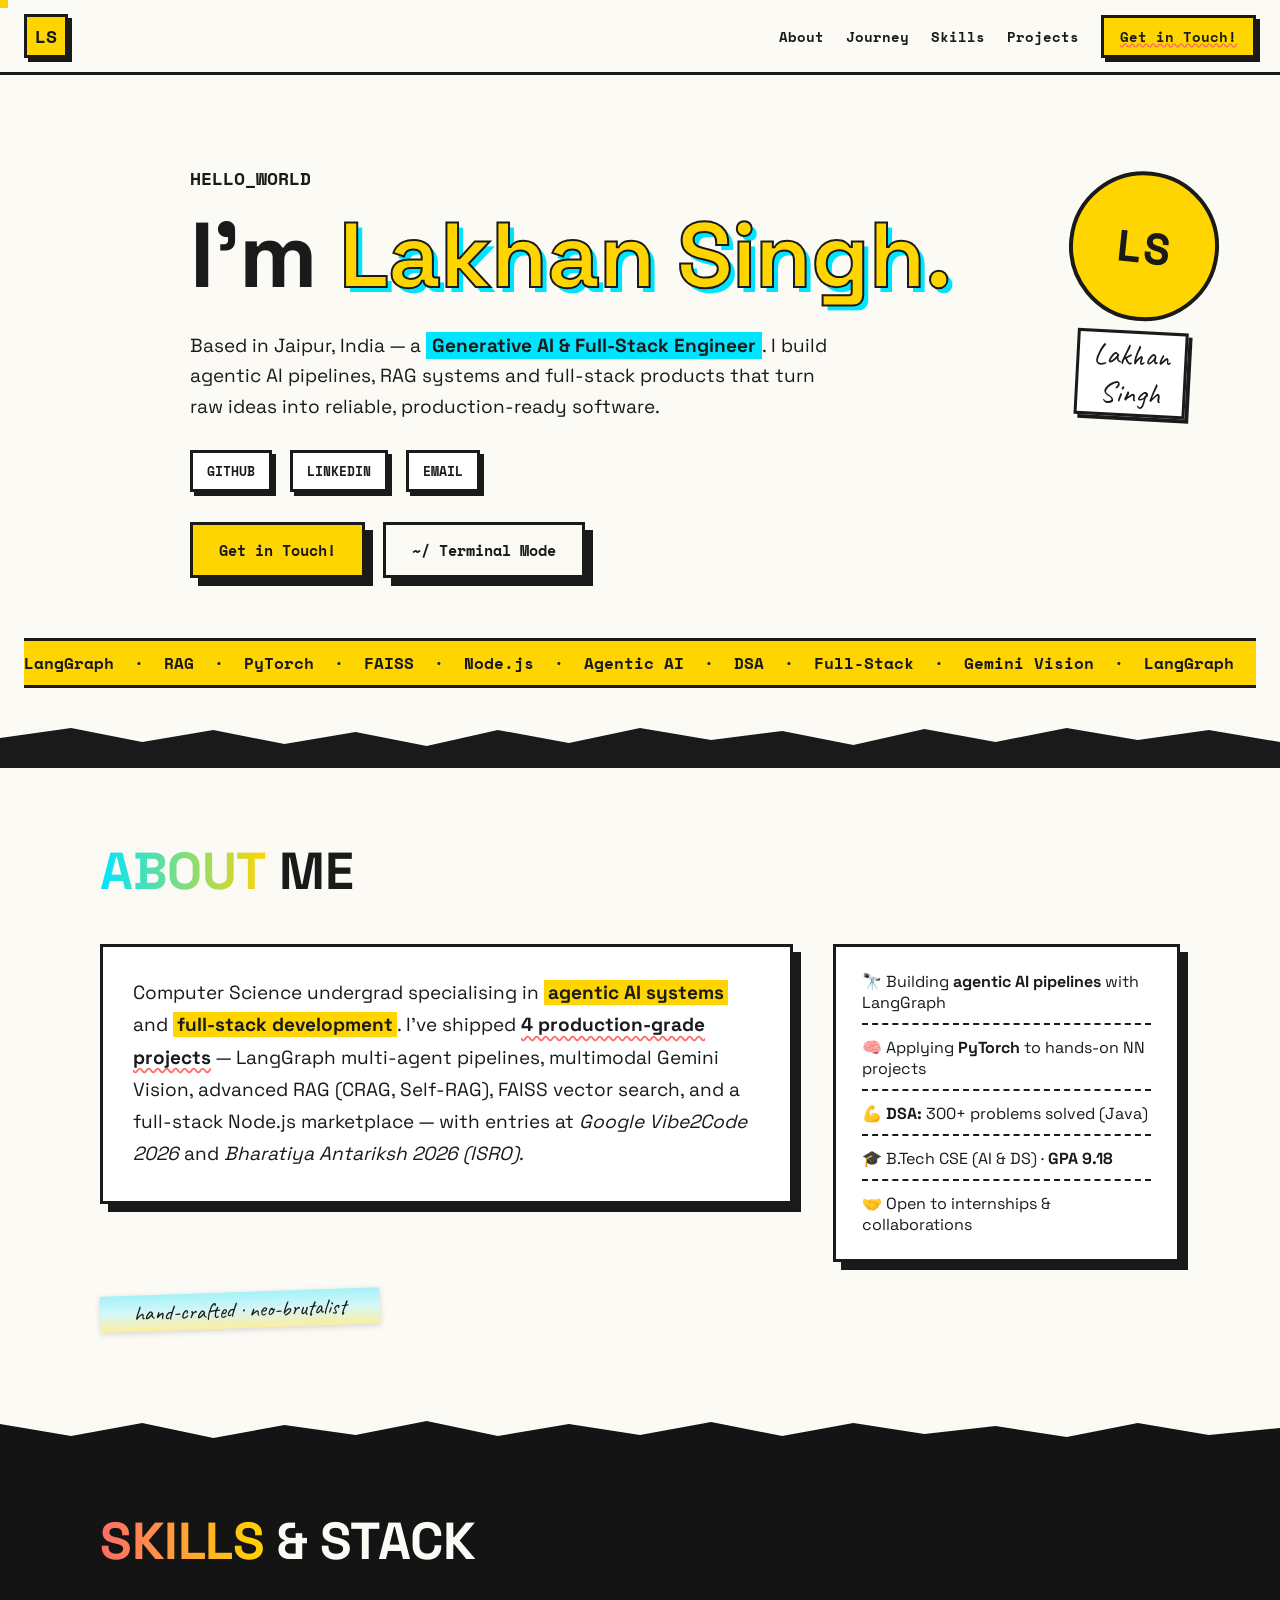
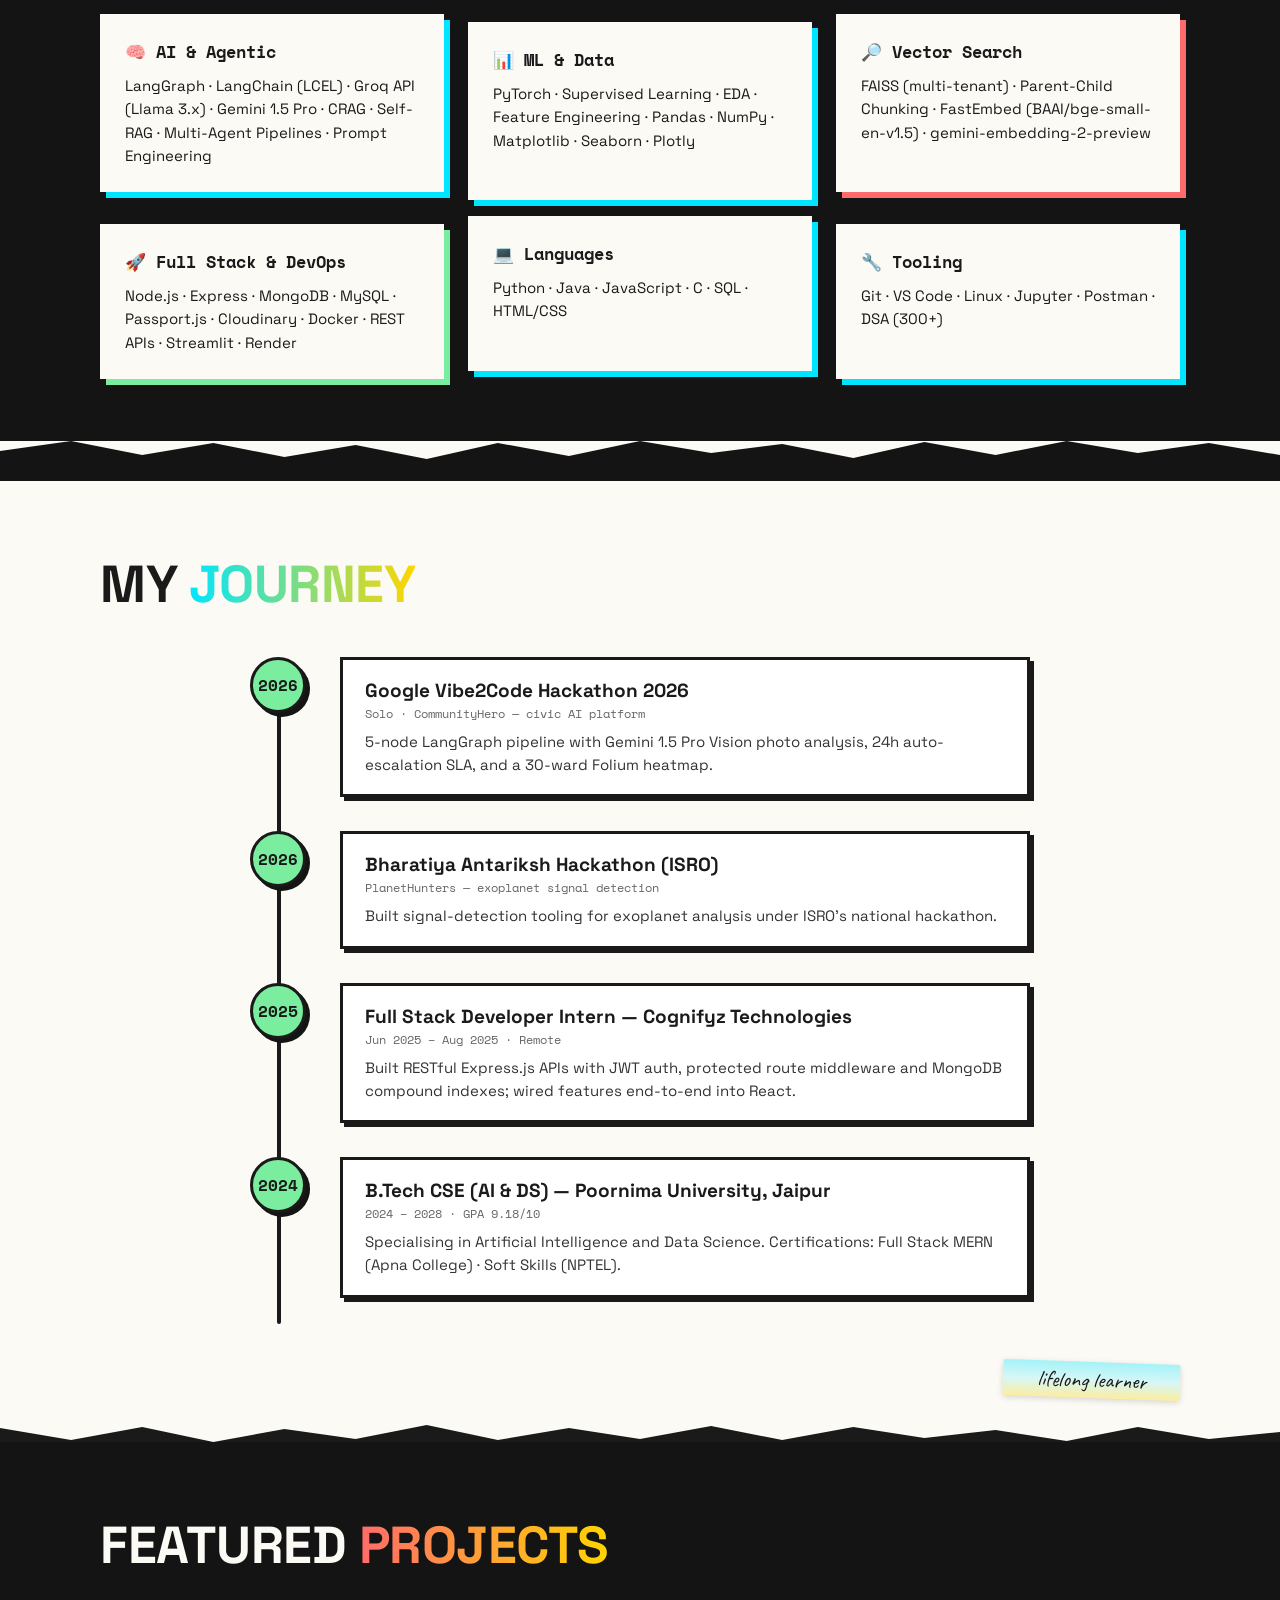
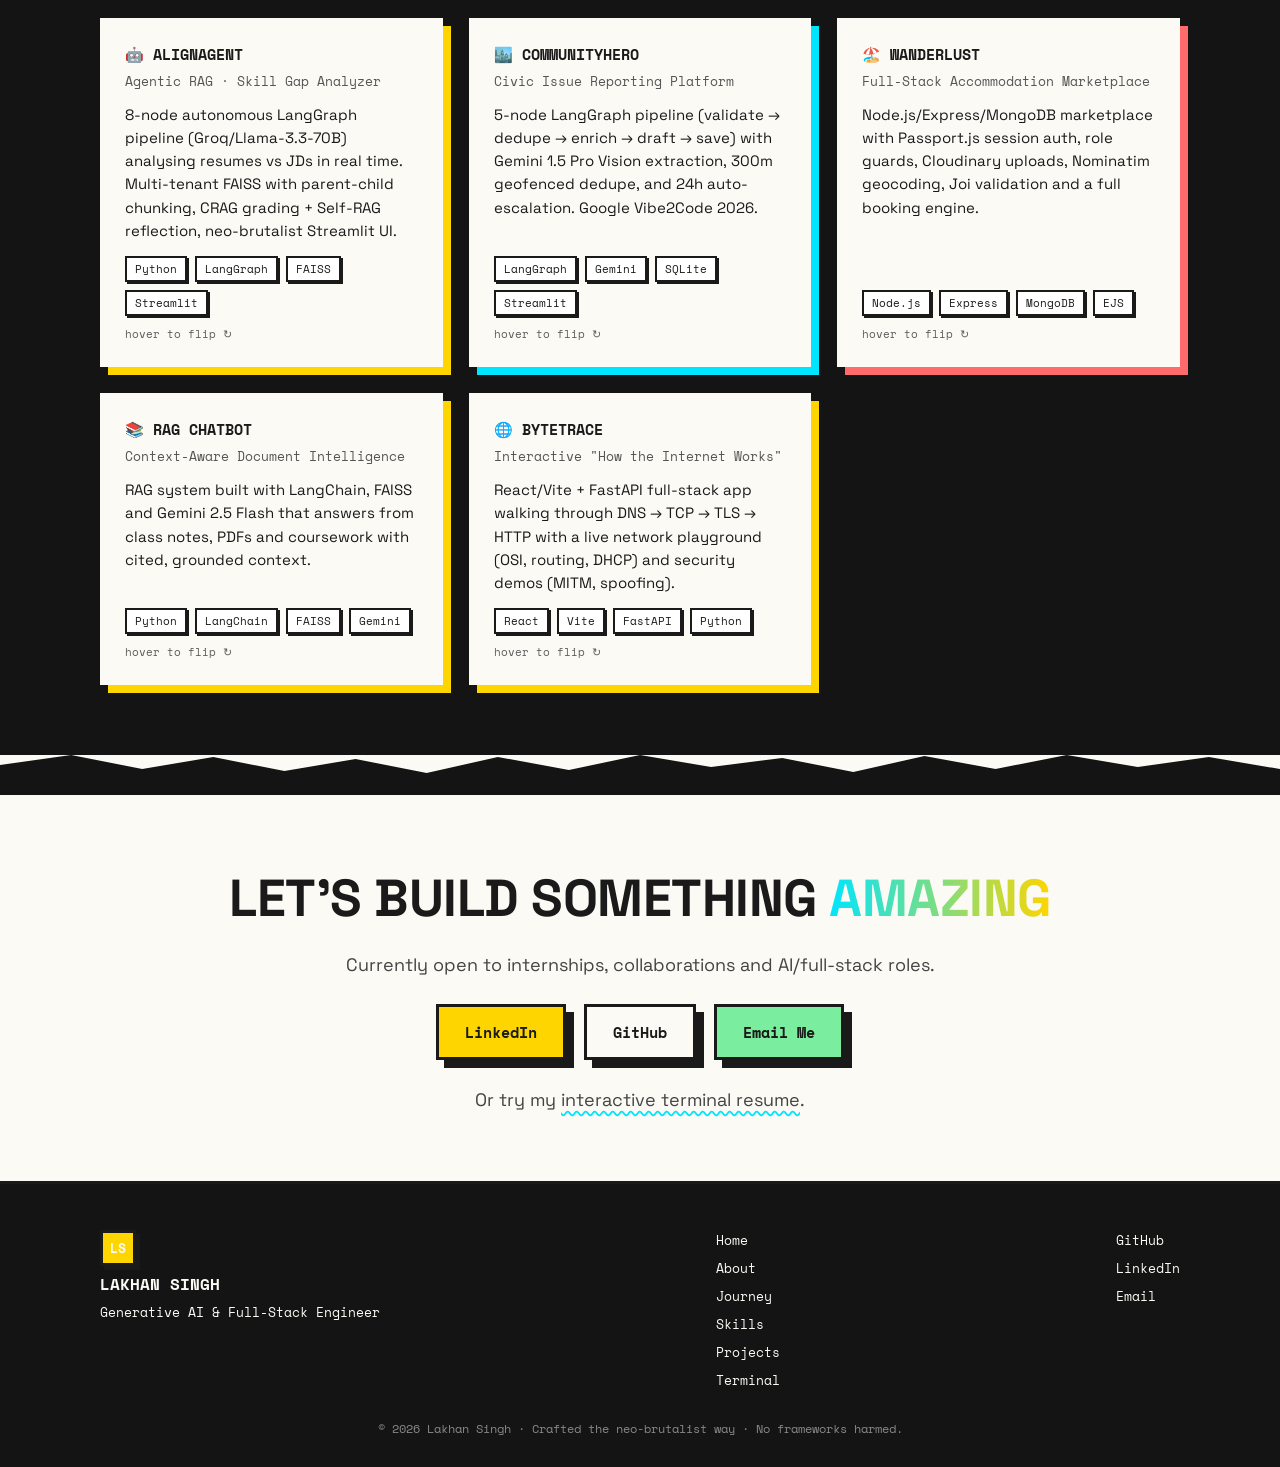
<file: index.html>
<!DOCTYPE html>
<html lang="en">
<head>
  <meta charset="UTF-8" />
  <meta name="viewport" content="width=device-width, initial-scale=1.0" />
  <title>Lakhan Singh | Generative AI & Full-Stack Engineer</title>
  <meta name="description" content="Portfolio of Lakhan Singh — Generative AI & Full-Stack Engineer. Agentic AI, LangGraph, RAG, PyTorch and full-stack web development." />
  <link rel="icon" href="favicon.svg" type="image/svg+xml" />
  <link rel="preconnect" href="https://fonts.googleapis.com" />
  <link rel="preconnect" href="https://fonts.gstatic.com" crossorigin />
  <link href="https://fonts.googleapis.com/css2?family=Space+Grotesk:wght@400;500;700&family=Space+Mono:wght@400;700&family=Caveat:wght@600&display=swap" rel="stylesheet" />
  <link rel="stylesheet" href="neo-styles.css" />
</head>
<body>
  <div class="cursor-fx" aria-hidden="true"></div>

  <header class="nav">
    <a class="nav-logo" href="#hero"><span class="logo-box">LS</span></a>
    <nav class="nav-links">
      <a href="#about">About</a>
      <a href="#journey">Journey</a>
      <a href="#skills">Skills</a>
      <a href="#projects">Projects</a>
      <a href="#contact" class="nav-cta">Get in Touch!</a>
    </nav>
  </header>

  <section id="hero" class="hero">
    <div class="hero-bg" aria-hidden="true"></div>
    <div class="hero-inner">
      <p class="hero-greet"><span data-matrix>HELLO_WORLD</span></p>
      <h1 class="hero-title">I'm <span class="title-accent">Lakhan Singh.</span></h1>
      <p class="hero-tag">
        Based in Jaipur, India — a <strong>Generative AI &amp; Full-Stack Engineer</strong>.
        I build agentic AI pipelines, RAG systems and full-stack products that turn raw ideas
        into reliable, production-ready software.
      </p>
      <div class="hero-socials">
        <a href="https://github.com/codeby-lakhan" aria-label="GitHub" rel="noopener" target="_blank">GITHUB</a>
        <a href="https://www.linkedin.com/in/codeby-lakhan" aria-label="LinkedIn" rel="noopener" target="_blank">LINKEDIN</a>
        <a href="mailto:lakhansingh9138@gmail.com" aria-label="Email">EMAIL</a>
      </div>
      <div class="hero-actions">
        <a href="#contact" class="btn btn-yellow">Get in Touch!</a>
        <a href="terminal.html" class="btn btn-outline">~/ Terminal Mode</a>
      </div>
    </div>
    <div class="hero-sticker" aria-hidden="true">
      <div class="sticker-head">LS</div>
      <div class="sticker-name">Lakhan<br/>Singh</div>
    </div>
    <div class="marquee" aria-hidden="true">
      <span>LangGraph&nbsp;&nbsp;·&nbsp;&nbsp;RAG&nbsp;&nbsp;·&nbsp;&nbsp;PyTorch&nbsp;&nbsp;·&nbsp;&nbsp;FAISS&nbsp;&nbsp;·&nbsp;&nbsp;Node.js&nbsp;&nbsp;·&nbsp;&nbsp;Agentic&nbsp;AI&nbsp;&nbsp;·&nbsp;&nbsp;DSA&nbsp;&nbsp;·&nbsp;&nbsp;Full-Stack&nbsp;&nbsp;·&nbsp;&nbsp;Gemini&nbsp;Vision&nbsp;&nbsp;·&nbsp;&nbsp;</span>
      <span>LangGraph&nbsp;&nbsp;·&nbsp;&nbsp;RAG&nbsp;&nbsp;·&nbsp;&nbsp;PyTorch&nbsp;&nbsp;·&nbsp;&nbsp;FAISS&nbsp;&nbsp;·&nbsp;&nbsp;Node.js&nbsp;&nbsp;·&nbsp;&nbsp;Agentic&nbsp;AI&nbsp;&nbsp;·&nbsp;&nbsp;DSA&nbsp;&nbsp;·&nbsp;&nbsp;Full-Stack&nbsp;&nbsp;·&nbsp;&nbsp;Gemini&nbsp;Vision&nbsp;&nbsp;·&nbsp;&nbsp;</span>
    </div>
  </section>

  <svg class="paper-tear" viewBox="0 0 1440 40" preserveAspectRatio="none" aria-hidden="true">
    <path d="M0 10 L80 0 L160 14 L240 2 L320 16 L400 4 L480 18 L560 2 L640 15 L720 0 L800 12 L880 3 L960 17 L1040 1 L1120 14 L1200 0 L1280 12 L1360 2 L1440 14 V40 H0 Z" fill="#1a1a1a"/>
  </svg>

  <section id="about" class="section">
    <div class="container">
      <h2 class="section-title"><span class="hl" data-highlight>ABOUT</span> ME</h2>
      <div class="about-grid">
        <p class="about-text">
          Computer Science undergrad specialising in <strong>agentic AI systems</strong> and
          <strong>full-stack development</strong>. I've shipped <span class="mark">4 production-grade projects</span> —
          LangGraph multi-agent pipelines, multimodal Gemini Vision, advanced RAG (CRAG, Self-RAG),
          FAISS vector search, and a full-stack Node.js marketplace — with entries at
          <em>Google Vibe2Code 2026</em> and <em>Bharatiya Antariksh 2026 (ISRO)</em>.
        </p>
        <ul class="about-list">
          <li>🔭 Building <strong>agentic AI pipelines</strong> with LangGraph</li>
          <li>🧠 Applying <strong>PyTorch</strong> to hands-on NN projects</li>
          <li>💪 <strong>DSA:</strong> 300+ problems solved (Java)</li>
          <li>🎓 B.Tech CSE (AI &amp; DS) · <strong>GPA 9.18</strong></li>
          <li>🤝 Open to internships &amp; collaborations</li>
        </ul>
      </div>
      <div class="tape tape-left">hand-crafted · neo-brutalist</div>
    </div>
  </section>

  <svg class="paper-tear flip" viewBox="0 0 1440 40" preserveAspectRatio="none" aria-hidden="true">
    <path d="M0 14 L80 2 L160 15 L240 0 L320 13 L400 3 L480 17 L560 2 L640 14 L720 3 L800 16 L880 2 L960 15 L1040 4 L1120 12 L1200 1 L1280 15 L1360 3 L1440 10 V0 H0 Z" fill="#141414"/>
  </svg>

  <section id="skills" class="section dark">
    <div class="container">
      <h2 class="section-title"><span class="hl pink" data-highlight>SKILLS</span> &amp; STACK</h2>
      <div class="skill-grid">
        <div class="stat-card">
          <h3>🧠 AI &amp; Agentic</h3>
          <span>LangGraph · LangChain (LCEL) · Groq API (Llama 3.x) · Gemini 1.5 Pro · CRAG · Self-RAG · Multi-Agent Pipelines · Prompt Engineering</span>
        </div>
        <div class="stat-card cyan">
          <h3>📊 ML &amp; Data</h3>
          <span>PyTorch · Supervised Learning · EDA · Feature Engineering · Pandas · NumPy · Matplotlib · Seaborn · Plotly</span>
        </div>
        <div class="stat-card pink">
          <h3>🔎 Vector Search</h3>
          <span>FAISS (multi-tenant) · Parent-Child Chunking · FastEmbed (BAAI/bge-small-en-v1.5) · gemini-embedding-2-preview</span>
        </div>
        <div class="stat-card green">
          <h3>🚀 Full Stack &amp; DevOps</h3>
          <span>Node.js · Express · MongoDB · MySQL · Passport.js · Cloudinary · Docker · REST APIs · Streamlit · Render</span>
        </div>
        <div class="stat-card">
          <h3>💻 Languages</h3>
          <span>Python · Java · JavaScript · C · SQL · HTML/CSS</span>
        </div>
        <div class="stat-card cyan">
          <h3>🔧 Tooling</h3>
          <span>Git · VS Code · Linux · Jupyter · Postman · DSA (300+)</span>
        </div>
      </div>
    </div>
  </section>

  <svg class="paper-tear" viewBox="0 0 1440 40" preserveAspectRatio="none" aria-hidden="true">
    <path d="M0 10 L80 0 L160 14 L240 2 L320 16 L400 4 L480 18 L560 2 L640 15 L720 0 L800 12 L880 3 L960 17 L1040 1 L1120 14 L1200 0 L1280 12 L1360 2 L1440 14 V40 H0 Z" fill="#141414"/>
  </svg>

  <section id="journey" class="section">
    <div class="container">
      <h2 class="section-title">MY <span class="hl" data-highlight>JOURNEY</span></h2>
      <ol class="timeline">
        <li class="t-item">
          <div class="t-bubble">2026</div>
          <div class="t-body">
            <h3>Google Vibe2Code Hackathon 2026</h3>
            <span class="t-meta">Solo · CommunityHero — civic AI platform</span>
            <p>5-node LangGraph pipeline with Gemini 1.5 Pro Vision photo analysis, 24h auto-escalation SLA, and a 30-ward Folium heatmap.</p>
          </div>
        </li>
        <li class="t-item">
          <div class="t-bubble">2026</div>
          <div class="t-body">
            <h3>Bharatiya Antariksh Hackathon (ISRO)</h3>
            <span class="t-meta">PlanetHunters — exoplanet signal detection</span>
            <p>Built signal-detection tooling for exoplanet analysis under ISRO's national hackathon.</p>
          </div>
        </li>
        <li class="t-item">
          <div class="t-bubble">2025</div>
          <div class="t-body">
            <h3>Full Stack Developer Intern — Cognifyz Technologies</h3>
            <span class="t-meta">Jun 2025 – Aug 2025 · Remote</span>
            <p>Built RESTful Express.js APIs with JWT auth, protected route middleware and MongoDB compound indexes; wired features end-to-end into React.</p>
          </div>
        </li>
        <li class="t-item">
          <div class="t-bubble">2024</div>
          <div class="t-body">
            <h3>B.Tech CSE (AI &amp; DS) — Poornima University, Jaipur</h3>
            <span class="t-meta">2024 – 2028 · GPA 9.18/10</span>
            <p>Specialising in Artificial Intelligence and Data Science. Certifications: Full Stack MERN (Apna College) · Soft Skills (NPTEL).</p>
          </div>
        </li>
      </ol>
      <div class="tape tape-right">lifelong learner</div>
    </div>
  </section>

  <svg class="paper-tear flip" viewBox="0 0 1440 40" preserveAspectRatio="none" aria-hidden="true">
    <path d="M0 14 L80 2 L160 15 L240 0 L320 13 L400 3 L480 17 L560 2 L640 14 L720 3 L800 16 L880 2 L960 15 L1040 4 L1120 12 L1200 1 L1280 15 L1360 3 L1440 10 V0 H0 Z" fill="#1a1a1a"/>
  </svg>

  <section id="projects" class="section dark">
    <div class="container">
      <h2 class="section-title">FEATURED <span class="hl pink" data-highlight>PROJECTS</span></h2>
      <div class="project-grid">
        <div class="flip">
          <div class="flip-inner">
            <div class="flip-front proj">
              <div class="proj-head">🤖 ALIGNAGENT</div>
              <p class="proj-tagline">Agentic RAG · Skill Gap Analyzer</p>
              <p class="proj-desc">8-node autonomous LangGraph pipeline (Groq/Llama-3.3-70B) analysing resumes vs JDs in real time. Multi-tenant FAISS with parent-child chunking, CRAG grading + Self-RAG reflection, neo-brutalist Streamlit UI.</p>
              <div class="proj-tags"><span>Python</span><span>LangGraph</span><span>FAISS</span><span>Streamlit</span></div>
              <span class="flip-hint">hover to flip ↻</span>
            </div>
            <div class="flip-back cyan">
              <span class="ov-title">ALIGNAGENT</span>
              <p class="ov-line">Agentic RAG · Skill Gap Analyzer</p>
              <a class="ov-btn" href="https://github.com/codeby-lakhan/AlignAgent" target="_blank" rel="noopener">View Code ↗</a>
              <a class="ov-btn ov-live" data-live="soon" href="https://github.com/codeby-lakhan/AlignAgent" target="_blank" rel="noopener">Live Demo (soon)</a>
            </div>
          </div>
        </div>
        <div class="flip">
          <div class="flip-inner">
            <div class="flip-front proj cyan">
              <div class="proj-head">🏙️ COMMUNITYHERO</div>
              <p class="proj-tagline">Civic Issue Reporting Platform</p>
              <p class="proj-desc">5-node LangGraph pipeline (validate → dedupe → enrich → draft → save) with Gemini 1.5 Pro Vision extraction, 300m geofenced dedupe, and 24h auto-escalation. Google Vibe2Code 2026.</p>
              <div class="proj-tags"><span>LangGraph</span><span>Gemini</span><span>SQLite</span><span>Streamlit</span></div>
              <span class="flip-hint">hover to flip ↻</span>
            </div>
            <div class="flip-back yellow">
              <span class="ov-title">COMMUNITYHERO</span>
              <p class="ov-line">Civic Issue Reporting Platform</p>
              <a class="ov-btn" href="https://github.com/codeby-lakhan/CommunityHero" target="_blank" rel="noopener">View Code ↗</a>
              <a class="ov-btn ov-live" data-live="soon" href="https://github.com/codeby-lakhan/CommunityHero" target="_blank" rel="noopener">Live Demo (soon)</a>
            </div>
          </div>
        </div>
        <div class="flip">
          <div class="flip-inner">
            <div class="flip-front proj pink">
              <div class="proj-head">🏖️ WANDERLUST</div>
              <p class="proj-tagline">Full-Stack Accommodation Marketplace</p>
              <p class="proj-desc">Node.js/Express/MongoDB marketplace with Passport.js session auth, role guards, Cloudinary uploads, Nominatim geocoding, Joi validation and a full booking engine.</p>
              <div class="proj-tags"><span>Node.js</span><span>Express</span><span>MongoDB</span><span>EJS</span></div>
              <span class="flip-hint">hover to flip ↻</span>
            </div>
            <div class="flip-back pink">
              <span class="ov-title">WANDERLUST</span>
              <p class="ov-line">Full-Stack Accommodation Marketplace</p>
              <a class="ov-btn" href="https://github.com/codeby-lakhan/WanderLust" target="_blank" rel="noopener">View Code ↗</a>
              <a class="ov-btn ov-live" data-live="soon" href="https://github.com/codeby-lakhan/WanderLust" target="_blank" rel="noopener">Live Demo (soon)</a>
            </div>
          </div>
        </div>
        <div class="flip">
          <div class="flip-inner">
            <div class="flip-front proj">
              <div class="proj-head">📚 RAG CHATBOT</div>
              <p class="proj-tagline">Context-Aware Document Intelligence</p>
              <p class="proj-desc">RAG system built with LangChain, FAISS and Gemini 2.5 Flash that answers from class notes, PDFs and coursework with cited, grounded context.</p>
              <div class="proj-tags"><span>Python</span><span>LangChain</span><span>FAISS</span><span>Gemini</span></div>
              <span class="flip-hint">hover to flip ↻</span>
            </div>
            <div class="flip-back green">
              <span class="ov-title">RAG CHATBOT</span>
              <p class="ov-line">Context-Aware Document Intelligence</p>
              <a class="ov-btn" href="https://github.com/codeby-lakhan/college-rag-chatbot" target="_blank" rel="noopener">View Code ↗</a>
              <a class="ov-btn ov-live" data-live="soon" href="https://github.com/codeby-lakhan/college-rag-chatbot" target="_blank" rel="noopener">Live Demo (soon)</a>
            </div>
          </div>
        </div>
        <div class="flip">
          <div class="flip-inner">
            <div class="flip-front proj">
              <div class="proj-head">🌐 BYTETRACE</div>
              <p class="proj-tagline">Interactive "How the Internet Works"</p>
              <p class="proj-desc">React/Vite + FastAPI full-stack app walking through DNS → TCP → TLS → HTTP with a live network playground (OSI, routing, DHCP) and security demos (MITM, spoofing).</p>
              <div class="proj-tags"><span>React</span><span>Vite</span><span>FastAPI</span><span>Python</span></div>
              <span class="flip-hint">hover to flip ↻</span>
            </div>
            <div class="flip-back pink">
              <span class="ov-title">BYTETRACE</span>
              <p class="ov-line">Interactive "How the Internet Works"</p>
              <a class="ov-btn" href="https://github.com/codeby-lakhan/ByteTrace" target="_blank" rel="noopener">View Code ↗</a>
              <a class="ov-btn ov-live" data-live="soon" href="https://github.com/codeby-lakhan/ByteTrace" target="_blank" rel="noopener">Live Demo (soon)</a>
            </div>
          </div>
        </div>
      </div>
    </div>
  </section>

  <svg class="paper-tear" viewBox="0 0 1440 40" preserveAspectRatio="none" aria-hidden="true">
    <path d="M0 10 L80 0 L160 14 L240 2 L320 16 L400 4 L480 18 L560 2 L640 15 L720 0 L800 12 L880 3 L960 17 L1040 1 L1120 14 L1200 0 L1280 12 L1360 2 L1440 14 V40 H0 Z" fill="#141414"/>
  </svg>

  <section id="contact" class="section">
    <div class="container contact">
      <h2 class="section-title big">LET'S BUILD SOMETHING <span class="hl" data-highlight>AMAZING</span></h2>
      <p class="contact-sub">Currently open to internships, collaborations and AI/full-stack roles.</p>
      <div class="contact-actions">
        <a href="https://www.linkedin.com/in/codeby-lakhan" class="btn btn-yellow" target="_blank" rel="noopener">LinkedIn</a>
        <a href="https://github.com/codeby-lakhan" class="btn btn-outline" target="_blank" rel="noopener">GitHub</a>
        <a href="mailto:lakhansingh9138@gmail.com" class="btn btn-green">Email Me</a>
      </div>
      <div class="contact-sub">Or try my <a href="terminal.html" class="link-underline">interactive terminal resume</a>.</div>
    </div>
  </section>

  <footer class="footer">
    <div class="footer-grid">
      <div class="footer-brand">
        <span class="logo-box sm">LS</span>
        <strong>LAKHAN SINGH</strong>
        Generative AI &amp; Full-Stack Engineer
      </div>
      <nav class="footer-links">
        <a href="#hero">Home</a>
        <a href="#about">About</a>
        <a href="#journey">Journey</a>
        <a href="#skills">Skills</a>
        <a href="#projects">Projects</a>
        <a href="terminal.html">Terminal</a>
      </nav>
      <div class="footer-socials">
        <a href="https://github.com/codeby-lakhan" rel="noopener" target="_blank">GitHub</a>
        <a href="https://www.linkedin.com/in/codeby-lakhan" rel="noopener" target="_blank">LinkedIn</a>
        <a href="mailto:lakhansingh9138@gmail.com">Email</a>
      </div>
    </div>
    <p class="footer-copy">© 2026 Lakhan Singh · Crafted the neo-brutalist way · No frameworks harmed.</p>
  </footer>

  <script src="script.js"></script>
</body>
</html>
</file>
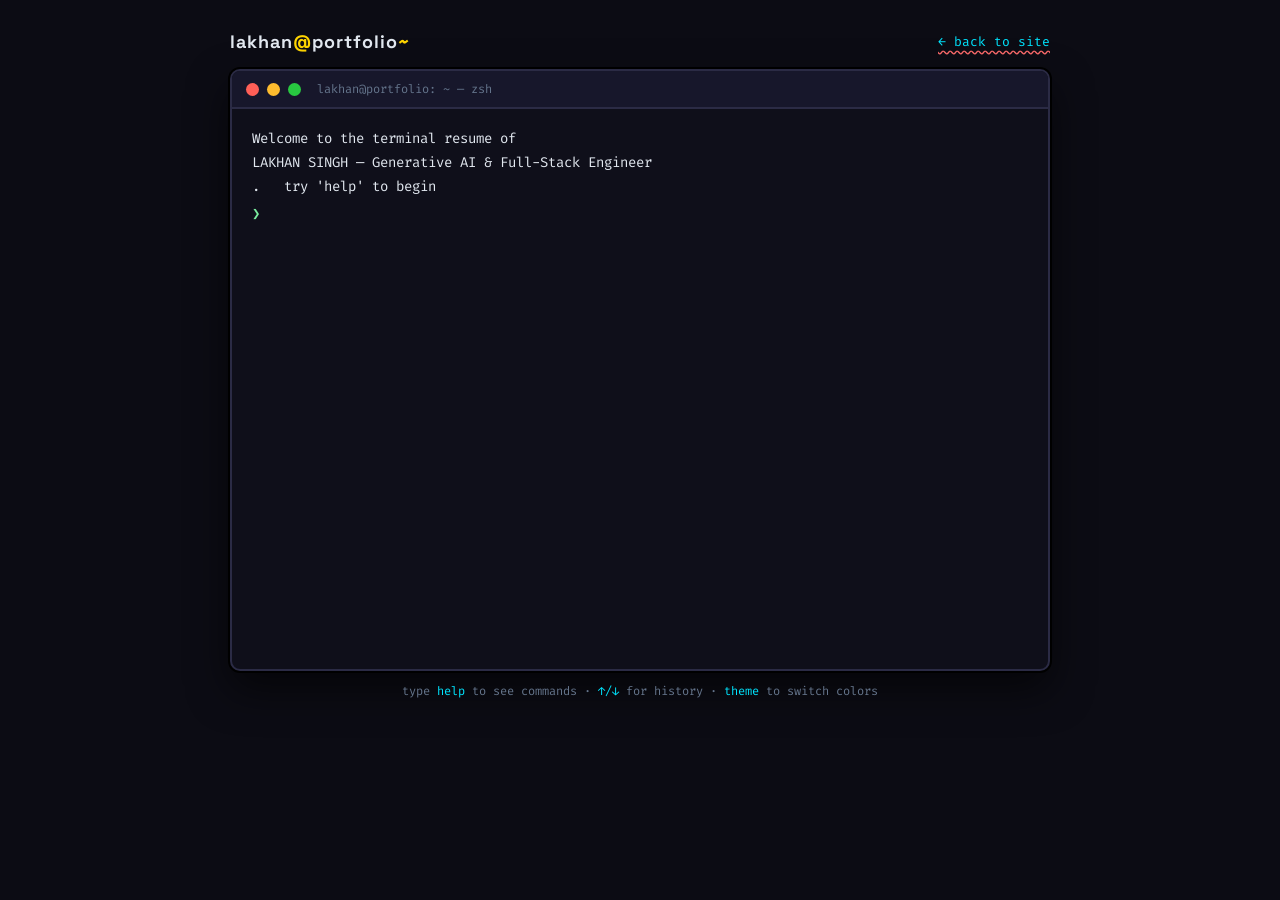
<file: terminal.html>
<!DOCTYPE html>
<html lang="en">
<head>
  <meta charset="UTF-8" />
  <meta name="viewport" content="width=device-width, initial-scale=1.0" />
  <title>Lakhan Singh ~/ terminal</title>
  <meta name="description" content="Interactive terminal-style resume for Lakhan Singh — Generative AI & Full-Stack Engineer." />
  <link rel="icon" href="favicon.svg" type="image/svg+xml" />
  <link rel="preconnect" href="https://fonts.googleapis.com" />
  <link rel="preconnect" href="https://fonts.gstatic.com" crossorigin />
  <link href="https://fonts.googleapis.com/css2?family=Fira+Code:wght@400;600&family=Space+Grotesk:wght@700&display=swap" rel="stylesheet" />
  <style>
    :root { --bg:#0c0c14; --fg:#e2e8f0; --cyan:#00e5ff; --yellow:#ffd500; --pink:#ff6b6b; --green:#7bed9f; --dim:#64748b; --border:#2b2b45; }
    * { margin:0; padding:0; box-sizing:border-box; }
    body { background:var(--bg); color:var(--fg); font-family:'Fira Code', ui-monospace, monospace; min-height:100vh; display:flex; flex-direction:column; align-items:center; padding:30px 16px; }
    header { width:100%; max-width:820px; display:flex; justify-content:space-between; align-items:center; margin-bottom:16px; }
    header a { color:var(--cyan); text-decoration:underline wavy var(--pink); text-underline-offset:4px; font-size:13px; }
    header h1 { font-family:'Space Grotesk', sans-serif; font-size:18px; letter-spacing:1px; }
    header h1 span { color:var(--yellow); }
    .win { width:100%; max-width:820px; background:#0f0f1a; border:2px solid var(--border); border-radius:10px; overflow:hidden; box-shadow:0 0 0 2px #000, 0 18px 40px rgba(0,0,0,.6); }
    .win-bar { display:flex; align-items:center; gap:8px; padding:10px 14px; background:#17172b; border-bottom:2px solid var(--border); }
    .dot { width:13px; height:13px; border-radius:50%; }
    .dot.r{background:#ff5f57}.dot.y{background:#febc2e}.dot.g{background:#28c840}
    .win-title { margin-left:8px; font-size:12px; color:var(--dim); }
    .screen { height:560px; overflow-y:auto; padding:18px 20px; font-size:14px; line-height:1.7; }
    .line { white-space:pre-wrap; word-break:break-word; }
    .line .p { color:var(--yellow); }
    .line .d { color:var(--cyan); }
    .line .c { color:var(--green); }
    .line .err { color:var(--pink); }
    .line .dim { color:var(--dim); }
    .table { display:grid; row-gap:2px; margin:6px 0; }
    .table .row { display:grid; grid-template-columns:150px 1fr; gap:12px; }
    .table .k { color:var(--yellow); }
    .input-line { display:flex; align-items:center; gap:8px; padding-top:4px; }
    .prompt { color:var(--green); }
    .input { flex:1; background:transparent; border:none; outline:none; color:var(--fg); font-family:inherit; font-size:14px; caret-color:var(--cyan); }
    .hint { margin-top:12px; font-size:12px; color:var(--dim); text-align:center; }
    .hint span { color:var(--cyan); }
    @media (max-width:600px){ .table .row{ grid-template-columns:110px 1fr; } }
  </style>
</head>
<body>
  <header>
    <h1>lakhan<span>@</span>portfolio<span>~</span></h1>
    <a href="index.html">← back to site</a>
  </header>
  <div class="win">
    <div class="win-bar">
      <span class="dot r"></span><span class="dot y"></span><span class="dot g"></span>
      <span class="win-title">lakhan@portfolio: ~ — zsh</span>
    </div>
    <div class="screen" id="screen" tabindex="0"></div>
  </div>
  <p class="hint">type <span>help</span> to see commands · <span>↑/↓</span> for history · <span>theme</span> to switch colors</p>

  <script>
    const screen = document.getElementById('screen');
    const DATA = {
      about: `Lakhan Singh · Generative AI & Full-Stack Engineer\nB.Tech CSE (AI & DS) @ Poornima University, Jaipur · GPA 9.18/10\nAgentic AI | RAG | LangGraph | PyTorch | Node.js`,
      skills: [`AI & Agentic`, `.   LangGraph · LangChain (LCEL) · Groq API (Llama 3.x)`, `    Gemini 1.5 Pro Vision · CRAG · Self-RAG · Multi-Agent`, `ML & Data`, `    PyTorch · EDA · Pandas · NumPy · Matplotlib · Seaborn`, `Vector Search`, `    FAISS (multi-tenant) · FastEmbed(bge-small-en-v1.5)`, `Full Stack & DevOps`, `    Node.js · Express · MongoDB · MySQL · Passport.js`, `Languages`, `    Python · Java · JavaScript · C · SQL · HTML/CSS`].join('\n'),
      projects: [
        ['AlignAgent', 'Agentic RAG skill-gap analyzer · LangGraph + Groq + FAISS'],
        ['CommunityHero', 'Civic issue platform · LangGraph + Gemini Vision · Vibe2Code 2026'],
        ['WanderLust', 'Accommodation marketplace · Node.js + Express + MongoDB'],
        ['college-rag-chatbot', 'Document QA · LangChain + FAISS + Gemini 2.5 Flash'],
      ].map(([n, d]) => `${n.padEnd(16)} ${d}`).join('\n'),
      education: `B.Tech CSE (AI & DS) — Poornima University, Jaipur (2024-2028)\nGPA: 9.18/10\nCertifications: Full Stack MERN (Apna College) · Soft Skills (NPTEL)\nDSA: 300+ LeetCode problems (Java)`,
      experience: `Full Stack Developer Intern — Cognifyz Technologies (Jun 2025 - Aug 2025, Remote)\n.   Express.js REST APIs + JWT auth · protected route middleware\n.   MongoDB schemas w/ compound indexes · React integration\nHackathons: Google Vibe2Code 2026 · Bharatiya Antariksh 2026 (ISRO)`,
      contact: `GitHub   https://github.com/codeby-lakhan\nLinkedIn  https://www.linkedin.com/in/codeby-lakhan\nEmail     lakhansingh9138@gmail.com\nLocation  Jaipur, India`,
      help: `Available commands:\n  about        the (very short) story\n  skills       tech stack\n  projects     featured repos\n  education    academics & certifications\n  experience   internships & hackathons\n  contact      reach me\n  repo <name>  open a project on GitHub\n  theme        cycle terminal colors\n  clear        wipe the screen\n  help         this menu`,
      welcome: `Welcome to the terminal resume of\n` + `LAKHAN SINGH — Generative AI & Full-Stack Engineer\n` + `.   try 'help' to begin`
    };

    const THEMES = [
      {prop:':root', set:`--fg:#e2e8f0;--bg:#0c0c14;--cyan:#00e5ff;--yellow:#ffd500;--pink:#ff6b6b;--green:#7bed9f;--dim:#64748b;--border:#2b2b45;`},
      {prop:'.win', set:`background:#1a1b26;border-color:#3b4261`},
      {prop:'.win-bar', set:`background:#24283b;border-color:#3b4261`},
    ];

    let history = [];
    let hIndex = -1;

    function colorize(text, dim) {
      return text
        .replace(/&/g, '&amp;').replace(/</g, '&lt;').replace(/>/g, '&gt;')
        .replace(/https?:\/\/\S+/g, (m) => `<span class="c">${m}</span>`);
    }
    function print(text, cls) {
      const div = document.createElement('div');
      div.className = 'line' + (cls ? ' ' + cls : '');
      div.innerHTML = colorize(text);
      screen.appendChild(div);
      scrollDown();
    }
    function helpTable(item) {
      const t = document.createElement('div');
      t.className = 'table';
      item.split('\n').forEach((row) => {
        const r = document.createElement('div'); r.className = 'row';
        const [k, ...rest] = row.split(/ (.+)/);
        const kEl = document.createElement('span'); kEl.className = 'k'; kEl.textContent = k || ' ';
        const vEl = document.createElement('span'); vEl.innerHTML = colorize(rest.join(' '));
        r.appendChild(kEl); r.appendChild(vEl); t.appendChild(r);
      });
      screen.appendChild(t); scrollDown();
    }
    function scrollDown() { screen.scrollTop = screen.scrollHeight; }

    function run(cmdRaw) {
      const cmd = cmdRaw.trim();
      print('lakhan@portfolio: ~ $ ' + cmd, 'dim');
      if (!cmd) return;
      const [name, ...args] = cmd.split(/\s+/);
      switch (name) {
        case 'help': helpTable(DATA.help.replace(/^\s+/, '')); break;
        case 'about': print(DATA.about); break;
        case 'skills': print(DATA.skills); break;
        case 'projects': helpTable(DATA.projects.split('\n').join('\n')); break;
        case 'education': print(DATA.education); break;
        case 'experience': print(DATA.experience); break;
        case 'contact': print(DATA.contact); break;
        case 'repo': {
          const target = args[0] && {
            alignagent: 'AlignAgent', communityhero: 'CommunityHero',
            wanderlust: 'WanderLust', chatbot: 'college-rag-chatbot'
          }[args[0].toLowerCase()];
          if (target) window.open(`https://github.com/codeby-lakhan/${target}`, '_blank');
          else print('usage: repo <alignagent|communityhero|wanderlust|chatbot>', 'err');
          break;
        }
        case 'theme': {
          const i = Math.floor(Math.random() * 3);
          document.documentElement.style.cssText = ['--fg:#ffe9a8;--bg:#120c1f;--cyan:#ffd500;--yellow:#ff5f9e;--pink:#b388ff;--green:#7bed9f;--dim:#9a8fb8;--border:#3a2f5c', '--fg:#f0faf5;--bg:#0e1614;--cyan:#5eead4;--yellow:#fbbf24;--pink:#fb7185;--green:#4ade80;--dim:#7c9089;--border:#22403a', '--fg:#e0e7ff;--bg:#111432;--cyan:#818cf8;--yellow:#fde047;--pink:#f472b6;--green:#34d399;--dim:#7b84b8;--border:#333a7a'][i];
          print('theme switched 😎', 'dim');
          break;
        }
        case 'clear': screen.innerHTML = ''; break;
        case 'ls': print('index.html  neo-styles.css  script.js  README.md', 'c'); break;
        default:
          print(`command not found: ${name} — try 'help'`, 'err');
      }
    }

    /* bootstrap */
    print(DATA.welcome, 'dim');
    function ensureLine() {
      const line = screen.querySelector('.input-line');
      if (line) return;
      const div = document.createElement('div');
      div.className = 'input-line';
      const p = document.createElement('span'); p.className = 'prompt'; p.textContent = '❯ ';
      const inp = document.createElement('input'); inp.className = 'input'; inp.autocomplete = 'off'; inp.spellcheck = false;
      div.appendChild(p); div.appendChild(inp);
      screen.appendChild(div); scrollDown();
      inp.focus();
      inp.addEventListener('keydown', (e) => {
        if (e.key === 'Enter') { const v = inp.value; run(v); history.push(v); hIndex = history.length; ensureLine(); }
        else if (e.key === 'ArrowUp') { if (hIndex > 0) { hIndex--; inp.value = history[hIndex] || ''; } e.preventDefault(); }
        else if (e.key === 'ArrowDown') { if (hIndex < history.length) { hIndex++; inp.value = history[hIndex] || ''; } e.preventDefault(); }
      });
    }
    ensureLine();
    screen.addEventListener('click', () => { const i = screen.querySelector('.input'); i && i.focus(); });
  </script>
</body>
</html>
</file>
<file: neo-styles.css>
:root {
  --yellow: #ffd500;
  --cyan: #00e5ff;
  --pink: #ff6b6b;
  --green: #7bed9f;
  --paper: #fbfaf5;
  --ink: #1a1a1a;
  --dark: #141414;
  --border: #1a1a1a;
  --shadow: 8px 8px 0 #1a1a1a;
  --shadow-sm: 4px 4px 0 #1a1a1a;
  --mono: 'Space Mono', ui-monospace, monospace;
  --grotesk: 'Space Grotesk', system-ui, sans-serif;
}

* { margin: 0; padding: 0; box-sizing: border-box; scroll-behavior: smooth; }

html, body { background: var(--paper); color: var(--ink); font-family: var(--grotesk); }
::selection { background: var(--yellow); color: #000; }

a { color: inherit; text-decoration: none; }
img { max-width: 100%; display: block; }

.cursor-fx {
  position: fixed; top: -8px; left: -8px; width: 16px; height: 16px;
  background: var(--yellow); z-index: 999; pointer-events: none;
  mix-blend-mode: multiply; display: none;
}
@media (hover: hover) and (pointer: fine) {
  .cursor-fx { display: block; }
}

/* ---------- NAV ---------- */
.nav {
  position: sticky; top: 0; z-index: 100;
  display: flex; align-items: center; justify-content: space-between;
  padding: 14px 24px; background: var(--paper);
  border-bottom: 3px solid var(--border);
}
.nav-logo { font-family: var(--mono); font-weight: 700; }
.logo-box {
  display: inline-flex; align-items: center; justify-content: center;
  width: 44px; height: 44px; background: var(--yellow);
  border: 3px solid var(--border); box-shadow: var(--shadow-sm);
  font-family: var(--mono); font-weight: 700; font-size: 18px;
}
.logo-box.sm { width: 36px; height: 36px; font-size: 13px; }
.nav-links { display: flex; align-items: center; gap: 22px; font-family: var(--mono); font-size: 14px; font-weight: 700; }
.nav-links a:hover { text-decoration: underline wavy var(--pink); }
.nav-cta {
  background: var(--yellow); border: 3px solid var(--border);
  box-shadow: var(--shadow-sm); padding: 8px 16px;
}
.nav-cta:active { transform: translate(4px,4px); box-shadow: none; }

/* ---------- HERO ---------- */
.hero { position: relative; padding: 90px 24px 40px; overflow: hidden; }
.hero-bg {
  position: absolute; inset: 0; z-index: -1; opacity: 0.15;
  background-image:
    radial-gradient(circle at 15% 25%, var(--yellow) 8px, transparent 8px),
    radial-gradient(circle at 80% 20%, var(--cyan) 6px, transparent 6px),
    radial-gradient(circle at 75% 75%, var(--pink) 7px, transparent 7px),
    radial-gradient(circle at 25% 85%, var(--green) 5px, transparent 5px);
  background-size: 220px 220px;
  animation: drift 40s linear infinite;
}
@keyframes drift { to { background-position: 220px 220px; } }

.hero-inner { max-width: 900px; margin: 0 auto; }
.hero-greet { font-family: var(--mono); font-size: 18px; color: #555; margin-bottom: 18px; }
.hero-greet span { color: var(--ink); font-weight: 700; }
.hero-title {
  font-size: clamp(44px, 8vw, 92px); line-height: 1.02; margin-bottom: 28px;
  font-weight: 700; letter-spacing: -1px;
}
.title-accent {
  color: var(--yellow); -webkit-text-stroke: 2px var(--ink); text-shadow: 5px 5px 0 var(--cyan);
}
.hero-tag { max-width: 640px; font-size: 19px; line-height: 1.6; margin-bottom: 28px; }
.hero-tag strong { background: var(--cyan); padding: 1px 6px; -webkit-box-decoration-break: clone; box-decoration-break: clone; }
.hero-socials { display: flex; gap: 18px; font-family: var(--mono); font-weight: 700; font-size: 13px; margin-bottom: 30px; flex-wrap: wrap; }
.hero-socials a { border: 3px solid var(--border); padding: 8px 14px; background: #fff; box-shadow: var(--shadow-sm); }
.hero-socials a:hover { background: var(--cyan); transform: translate(-2px,-2px); box-shadow: 6px 6px 0 var(--border); }
.hero-actions { display: flex; gap: 18px; flex-wrap: wrap; }

.btn {
  display: inline-block; font-family: var(--mono); font-weight: 700; font-size: 15px;
  padding: 14px 26px; border: 3px solid var(--border);
  box-shadow: var(--shadow); transition: transform .08s ease, box-shadow .08s ease;
  background: #fff;
}
.btn:active { transform: translate(8px,8px); box-shadow: none; }
.btn-yellow { background: var(--yellow); }
.btn-green { background: var(--green); }
.btn-pink { background: var(--pink); }
.btn-outline { background: transparent; box-shadow: inset 0 0 0 0 var(--border), var(--shadow); }
.btn-small { padding: 8px 14px; font-size: 12px; box-shadow: var(--shadow-sm); margin-top: 14px; }
.btn-small:active { transform: translate(4px,4px); box-shadow: none; }

.hero-sticker {
  position: absolute; right: 4%; top: 96px; width: 180px; text-align: center;
  transform: rotate(6deg); animation: float 5s ease-in-out infinite;
}
.sticker-head {
  width: 150px; height: 150px; margin: 0 auto; display: flex; align-items: center; justify-content: center;
  background: var(--yellow); border: 4px solid var(--border); font-family: var(--mono);
  font-size: 44px; font-weight: 700; border-radius: 50%;
}
.sticker-name {
  margin-top: 10px; font-family: var(--caveat, 'Caveat'); font-family: 'Caveat', cursive;
  font-size: 30px; transform: rotate(-3deg); display: inline-block; background: #fff;
  border: 3px solid var(--border); box-shadow: var(--shadow-sm); padding: 2px 14px;
}
@keyframes float { 0%,100% { transform: rotate(6deg) translateY(0); } 50% { transform: rotate(6deg) translateY(-12px); } }

.marquee {
  margin-top: 60px; overflow: hidden; white-space: nowrap; display: flex;
  border-top: 3px solid var(--border); border-bottom: 3px solid var(--border);
  background: var(--yellow); padding: 10px 0; font-family: var(--mono); font-weight: 700;
}
.marquee span { padding-right: 0; animation: ticker 22s linear infinite; }
@keyframes ticker { to { transform: translateX(-100%); } }

/* ---------- PAPER TEAR ---------- */
.paper-tear { display: block; width: 100%; height: 40px; background: transparent; }
.paper-tear.flip { transform: scaleY(-1); }

/* ---------- SECTIONS ---------- */
.section { padding: 70px 24px; }
.section.dark { background: var(--dark); color: var(--paper); }
.section.dark .paper-tear { color: var(--paper); }
.container { max-width: 1080px; margin: 0 auto; }
.section-title { font-size: clamp(30px, 5vw, 52px); margin-bottom: 40px; letter-spacing: -0.5px; }
.hl {
  position: relative; display: inline-block; background: linear-gradient(90deg, var(--cyan), var(--yellow));
  -webkit-background-clip: text; background-clip: text; color: transparent;
}
.hl.pink { background: linear-gradient(90deg, var(--pink), var(--yellow)); -webkit-background-clip: text; background-clip: text; }

.about-grid { display: grid; grid-template-columns: 2fr 1fr; gap: 40px; align-items: start; }
.about-text { font-size: 19px; line-height: 1.7; border: 3px solid var(--border); background: #fff; box-shadow: var(--shadow); padding: 30px; }
.about-text strong { background: var(--yellow); padding: 0 4px; }
.mark { font-weight: 700; text-decoration: underline wavy var(--pink); text-underline-offset: 4px; }
.about-list { list-style: none; display: grid; gap: 12px; font-size: 16px; border: 3px solid var(--border); background: #fff; box-shadow: var(--shadow); padding: 24px 26px; }
.about-list li { border-bottom: 2px dashed var(--border); padding-bottom: 10px; }
.about-list li:last-child { border-bottom: none; padding-bottom: 0; }

.tape {
  margin-top: 30px; display: inline-block; font-family: 'Caveat', cursive; font-size: 22px;
  background: linear-gradient(180deg, rgba(0,229,255,.35), rgba(0,229,255,.15) 50%, rgba(255,214,0,.35));
  padding: 4px 34px; border-radius: 2px; transform: rotate(-2deg);
  box-shadow: 0 2px 6px rgba(0,0,0,.15);
}
.tape-right { transform: rotate(2deg); float: right; }

/* ---------- SKILLS ---------- */
.skill-grid { display: grid; grid-template-columns: repeat(auto-fit, minmax(300px, 1fr)); gap: 24px; }
.stat-card {
  background: var(--paper); color: var(--ink); border: 3px solid var(--paper);
  box-shadow: 6px 6px 0 var(--cyan); padding: 22px; display: flex; flex-direction: column; gap: 10px;
}
.stat-card h3 { font-family: var(--mono); font-size: 17px; }
.stat-card span { font-size: 15px; line-height: 1.55; }
.stat-card.cyan { box-shadow: 6px 6px 0 var(--cyan); }
.stat-card.pink { box-shadow: 6px 6px 0 var(--pink); }
.stat-card.green { box-shadow: 6px 6px 0 var(--green); }
.stat-card:nth-child(even) { transform: translateY(8px); }

/* ---------- TIMELINE ---------- */
.timeline { list-style: none; position: relative; max-width: 780px; margin: 0 auto; }
.timeline::before {
  content: ''; position: absolute; left: 27px; top: 8px; bottom: 8px; width: 4px;
  background: var(--border); border-radius: 4px;
}
.t-item { position: relative; padding: 0 0 34px 90px; }
.t-bubble {
  position: absolute; left: 0; top: 0; width: 56px; height: 56px;
  display: flex; align-items: center; justify-content: center; font-family: var(--mono);
  font-weight: 700; border: 3px solid var(--border); background: var(--green);
  box-shadow: 4px 4px 0 var(--dark); border-radius: 50%;
}
.t-body { border: 3px solid var(--border); background: #fff; box-shadow: var(--shadow-sm); padding: 18px 22px; }
.t-body h3 { font-size: 19px; margin-bottom: 2px; }
.t-meta { font-family: var(--mono); font-size: 12px; color: #666; display: block; margin-bottom: 8px; }
.t-body p { font-size: 15px; line-height: 1.55; color: #333; }

/* ---------- PROJECTS ---------- */
.project-grid { display: grid; grid-template-columns: repeat(auto-fit, minmax(290px, 1fr)); gap: 26px; }

.flip { perspective: 1400px; }
.flip-inner {
  position: relative; width: 100%; height: 100%;
  transform-style: preserve-3d;
  transition: transform .6s cubic-bezier(.2,.7,.3,1);
}
.flip:hover .flip-inner,
.flip:focus-within .flip-inner { transform: rotateY(180deg); }

.project-grid .flip { position: relative; }
.project-grid .flip .flip-inner { min-height: 100%; display: block; }
.flip-front, .flip-back { height: 100%; box-sizing: border-box; }

.flip-front, .flip-back {
  backface-visibility: hidden; -webkit-backface-visibility: hidden;
  border: 3px solid var(--paper); position: relative;
}
.flip-front { display: flex; flex-direction: column; }
.flip-front.cyan { box-shadow: 8px 8px 0 var(--cyan); }
.flip-front.pink { box-shadow: 8px 8px 0 var(--pink); }

.flip-back {
  position: absolute; inset: 0;
  transform: rotateY(180deg);
  display: flex; flex-direction: column; align-items: center; justify-content: center;
  gap: 14px; padding: 24px; text-align: center;
  background: var(--paper); color: var(--ink);
  box-shadow: 8px 8px 0 var(--border);
}
.flip-back.cyan { background: var(--cyan); box-shadow: 8px 8px 0 var(--border); }
.flip-back.yellow { background: var(--yellow); box-shadow: 8px 8px 0 var(--border); }
.flip-back.pink { background: var(--pink); box-shadow: 8px 8px 0 var(--border); }
.flip-back.green { background: var(--green); box-shadow: 8px 8px 0 var(--border); }
.flip-hint { font-family: var(--mono); font-size: 11px; opacity: .7; margin-top: 10px; }

.proj {
  position: relative;
  background: var(--paper); color: var(--ink); border: 3px solid var(--paper);
  box-shadow: 8px 8px 0 var(--yellow); padding: 22px; display: flex; flex-direction: column;
  height: 100%;
}
.proj.cyan { box-shadow: 8px 8px 0 var(--cyan); }
.proj.pink { box-shadow: 8px 8px 0 var(--pink); }
.proj-head { font-family: var(--mono); font-weight: 700; font-size: 15px; margin-bottom: 6px; }
.proj-tagline { font-family: var(--mono); font-size: 13px; color: #555; margin-bottom: 12px; }
.proj-desc { font-size: 15px; line-height: 1.55; flex: 1; }
.proj-tags { display: flex; flex-wrap: wrap; gap: 8px; margin-top: 14px; }
.proj-tags span { font-family: var(--mono); font-size: 11px; border: 2px solid var(--border); padding: 3px 8px; background: #fff; box-shadow: 2px 2px 0 var(--border); }

.ov-title { font-family: var(--mono); font-weight: 700; font-size: 16px; background: var(--ink); color: var(--paper); padding: 8px 16px; border: 2px solid var(--ink); box-shadow: 4px 4px 0 #000; }
.ov-line { font-family: var(--mono); font-size: 13px; opacity: .85; }
.ov-btn {
  font-family: var(--mono); font-weight: 700; font-size: 14px; padding: 12px 22px;
  background: var(--paper); border: 3px solid var(--border); box-shadow: 4px 4px 0 var(--border);
  color: var(--ink); display: inline-block;
}
.ov-btn:hover { background: var(--yellow); transform: translate(-2px,-2px); box-shadow: 6px 6px 0 var(--border); }
.ov-live { background: var(--green); }
.ov-live.is-soon { opacity: .75; }

/* ---------- CONTACT ---------- */
.contact { display: flex; flex-direction: column; align-items: center; text-align: center; gap: 10px; }
.section-title.big { margin-bottom: 12px; }
.contact-sub { font-size: 18px; color: #444; }
.contact-actions { display: flex; gap: 18px; margin: 18px 0; flex-wrap: wrap; justify-content: center; }
.link-underline { text-decoration: underline wavy var(--cyan); text-underline-offset: 4px; }

/* ---------- FOOTER ---------- */
.footer { border-top: 3px solid var(--border); background: var(--dark); color: var(--paper); padding: 46px 24px 30px; }
.footer-grid { max-width: 1080px; margin: 0 auto; display: flex; justify-content: space-between; gap: 30px; flex-wrap: wrap; }
.footer-brand { display: flex; flex-direction: column; gap: 6px; font-family: var(--mono); font-size: 13px; }
.footer-brand strong { font-size: 16px; }
.footer-links, .footer-socials { display: flex; flex-direction: column; gap: 8px; font-family: var(--mono); font-size: 13px; }
.footer-links a:hover, .footer-socials a:hover { color: var(--yellow); text-decoration: underline wavy var(--pink); }
.footer-copy { max-width: 1080px; margin: 30px auto 0; font-family: var(--mono); font-size: 12px; color: #888; text-align: center; }

/* ---------- RESPONSIVE ---------- */
@media (max-width: 700px) {
  .nav-links { gap: 12px; font-size: 12px; }
  .about-grid { grid-template-columns: 1fr; }
  .hero-sticker { position: static; margin: 20px auto 0; }
  .timeline::before { left: 20px; }
  .t-item { padding-left: 66px; }
  .t-bubble { width: 46px; height: 46px; font-size: 12px; }
}
</file>
